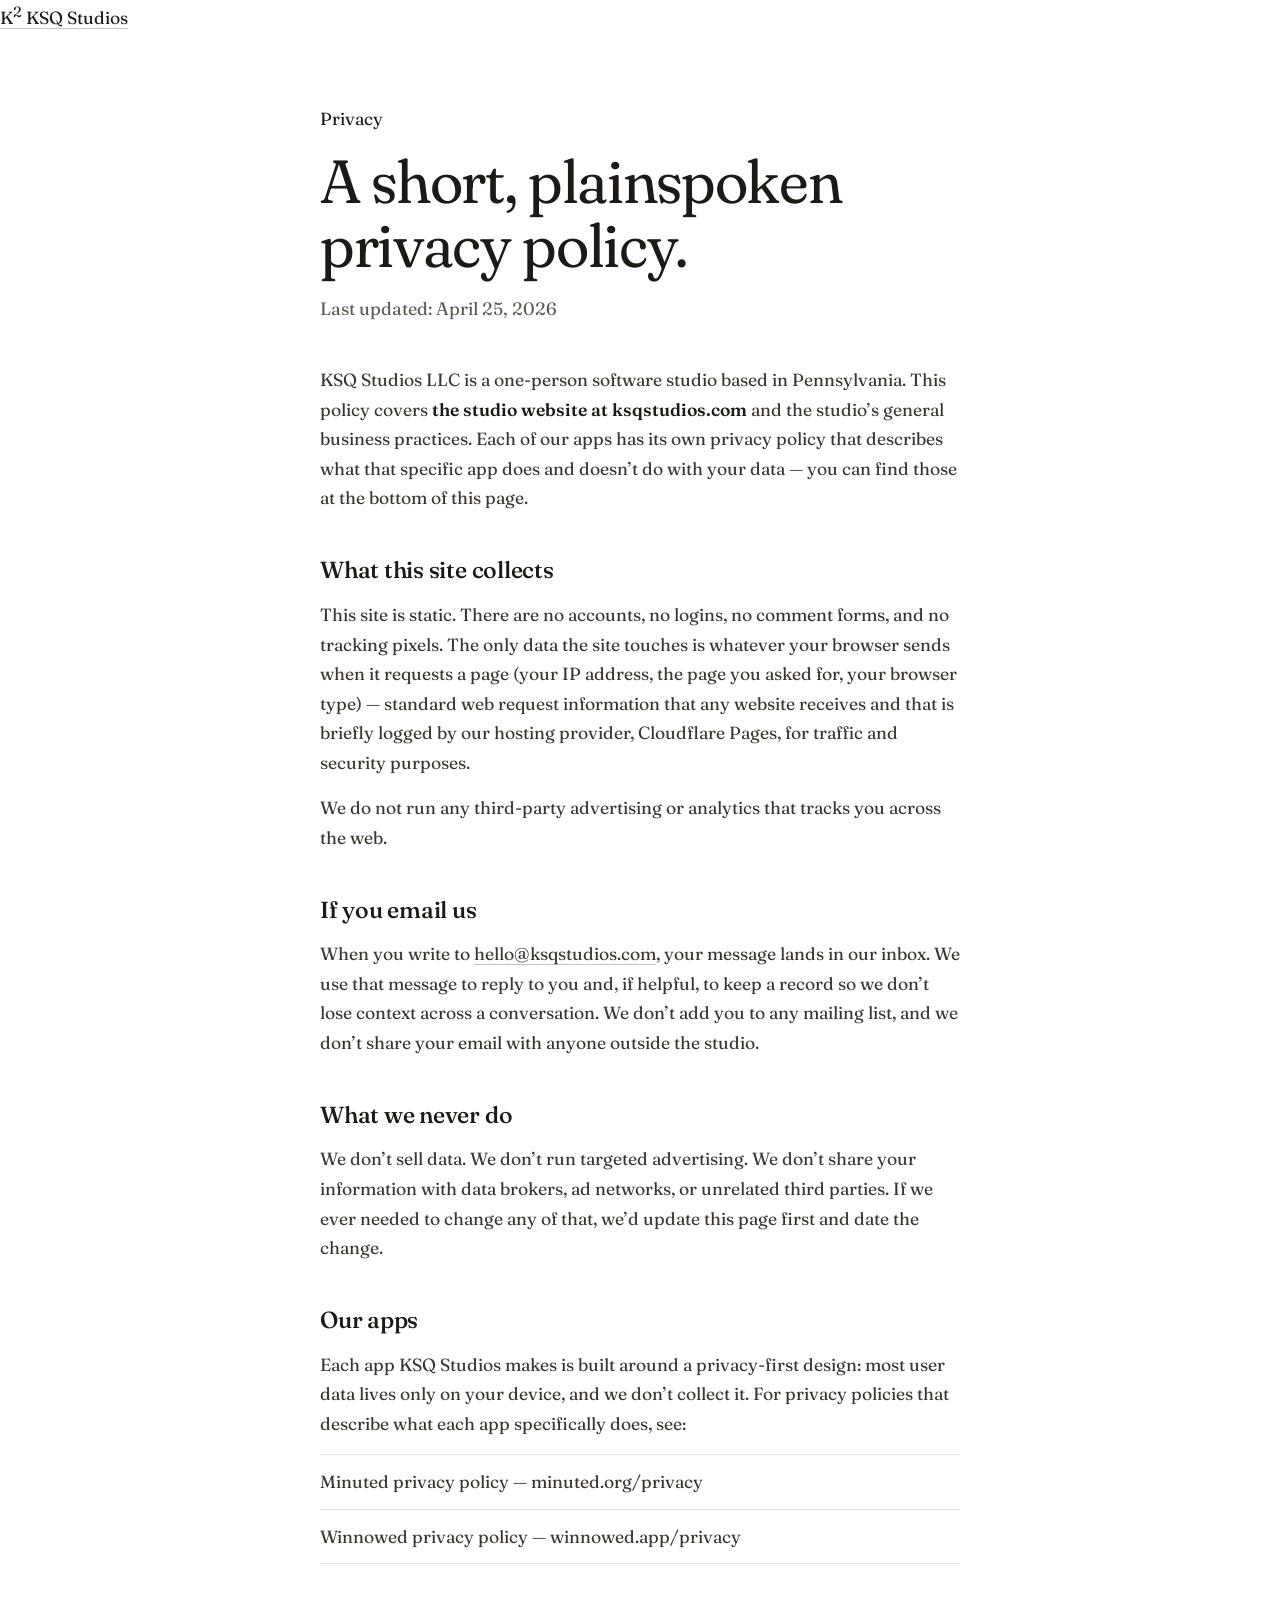
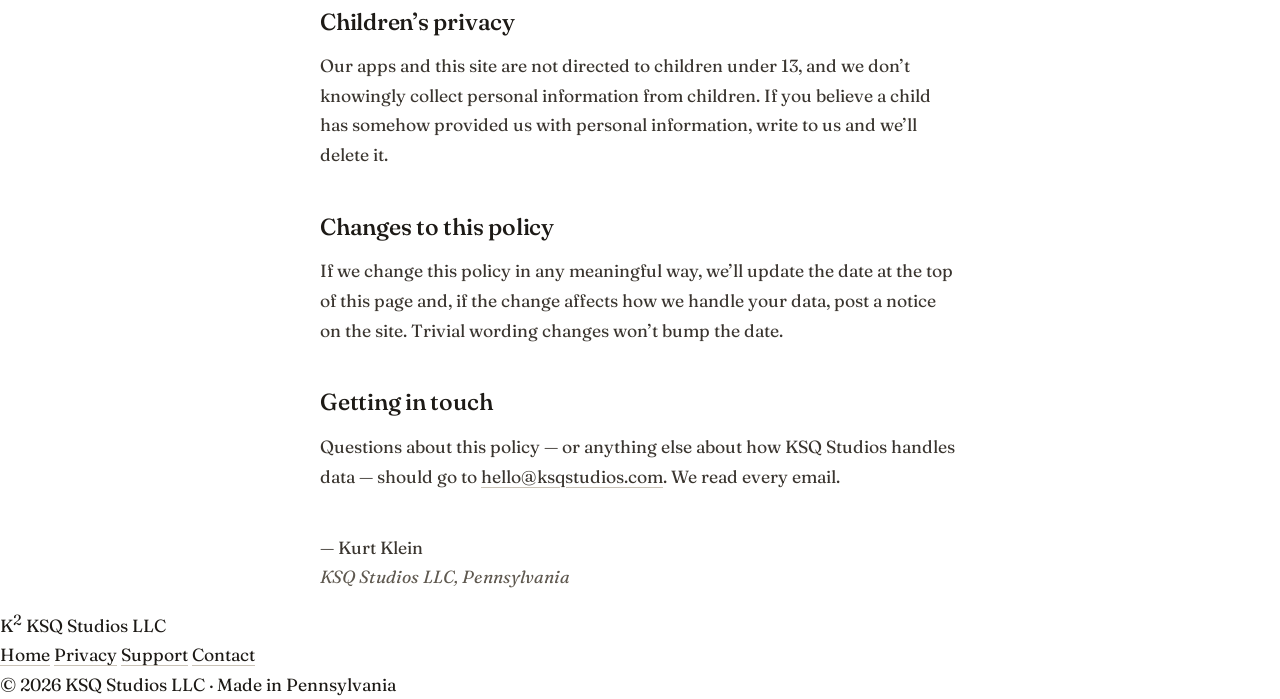
<file: privacy/index.html>
<!DOCTYPE html>
<html lang="en">
<head>
  <meta charset="UTF-8">
  <meta name="viewport" content="width=device-width, initial-scale=1.0">
  <meta name="description" content="Privacy policy for KSQ Studios LLC and ksqstudios.com. For app-specific policies, see Minuted and Winnowed.">

  <title>Privacy — KSQ Studios</title>

  <link rel="icon" type="image/png" href="/favicon.png">
  <link rel="apple-touch-icon" href="/apple-touch-icon.png">

  <meta property="og:title" content="Privacy — KSQ Studios">
  <meta property="og:description" content="Privacy policy for KSQ Studios LLC and ksqstudios.com.">
  <meta property="og:url" content="https://ksqstudios.com/privacy">
  <meta property="og:type" content="website">
  <meta property="og:image" content="https://ksqstudios.com/og-image.png">

  <meta name="theme-color" content="#F8F5F0">

  <link rel="preconnect" href="https://fonts.googleapis.com">
  <link rel="preconnect" href="https://fonts.gstatic.com" crossorigin>
  <link href="https://fonts.googleapis.com/css2?family=Fraunces:ital,opsz,wght@0,9..144,400;0,9..144,500;0,9..144,600;1,9..144,400;1,9..144,500&family=Inter:wght@400;500;600&display=swap" rel="stylesheet">

  <link rel="stylesheet" href="/styles.css">
</head>
<body>

  <header class="site-header">
    <a href="/" class="wordmark-row" aria-label="KSQ Studios home">
      <span class="monogram" aria-hidden="true">K<sup>2</sup></span>
      <span class="wordmark">KSQ Studios</span>
    </a>
  </header>

  <main>

    <article class="doc">
      <p class="eyebrow">Privacy</p>
      <h1 class="doc-title">A short, plainspoken privacy policy.</h1>
      <p class="doc-meta">Last updated: April 25, 2026</p>

      <div class="doc-body">

        <p>
          KSQ Studios LLC is a one&#x2011;person software studio based in Pennsylvania. This policy covers <strong>the studio website at ksqstudios.com</strong> and the studio&rsquo;s general business practices. Each of our apps has its own privacy policy that describes what that specific app does and doesn&rsquo;t do with your data &mdash; you can find those at the bottom of this page.
        </p>

        <h2>What this site collects</h2>
        <p>
          This site is static. There are no accounts, no logins, no comment forms, and no tracking pixels. The only data the site touches is whatever your browser sends when it requests a page (your IP address, the page you asked for, your browser type) &mdash; standard web request information that any website receives and that is briefly logged by our hosting provider, Cloudflare Pages, for traffic and security purposes.
        </p>
        <p>
          We do not run any third&#x2011;party advertising or analytics that tracks you across the web.
        </p>

        <h2>If you email us</h2>
        <p>
          When you write to <a href="mailto:hello@ksqstudios.com">hello@ksqstudios.com</a>, your message lands in our inbox. We use that message to reply to you and, if helpful, to keep a record so we don&rsquo;t lose context across a conversation. We don&rsquo;t add you to any mailing list, and we don&rsquo;t share your email with anyone outside the studio.
        </p>

        <h2>What we never do</h2>
        <p>
          We don&rsquo;t sell data. We don&rsquo;t run targeted advertising. We don&rsquo;t share your information with data brokers, ad networks, or unrelated third parties. If we ever needed to change any of that, we&rsquo;d update this page first and date the change.
        </p>

        <h2>Our apps</h2>
        <p>
          Each app KSQ Studios makes is built around a privacy&#x2011;first design: most user data lives only on your device, and we don&rsquo;t collect it. For privacy policies that describe what each app specifically does, see:
        </p>
        <ul class="link-list">
          <li><a href="https://minuted.org/privacy" rel="noopener">Minuted privacy policy &mdash; minuted.org/privacy</a></li>
          <li><a href="https://winnowed.app/privacy" rel="noopener">Winnowed privacy policy &mdash; winnowed.app/privacy</a></li>
        </ul>

        <h2>Children&rsquo;s privacy</h2>
        <p>
          Our apps and this site are not directed to children under 13, and we don&rsquo;t knowingly collect personal information from children. If you believe a child has somehow provided us with personal information, write to us and we&rsquo;ll delete it.
        </p>

        <h2>Changes to this policy</h2>
        <p>
          If we change this policy in any meaningful way, we&rsquo;ll update the date at the top of this page and, if the change affects how we handle your data, post a notice on the site. Trivial wording changes won&rsquo;t bump the date.
        </p>

        <h2>Getting in touch</h2>
        <p>
          Questions about this policy &mdash; or anything else about how KSQ Studios handles data &mdash; should go to <a href="mailto:hello@ksqstudios.com">hello@ksqstudios.com</a>. We read every email.
        </p>

        <p class="signoff">
          &mdash; Kurt Klein<br>
          <em>KSQ Studios LLC, Pennsylvania</em>
        </p>

      </div>
    </article>

  </main>

  <footer class="site-footer">
    <div class="footer-inner">
      <div class="footer-mark">
        <span class="monogram monogram--small" aria-hidden="true">K<sup>2</sup></span>
        <span>KSQ Studios LLC</span>
      </div>
      <nav class="footer-nav" aria-label="Footer">
        <a href="/">Home</a>
        <a href="/privacy">Privacy</a>
        <a href="/support">Support</a>
        <a href="mailto:hello@ksqstudios.com">Contact</a>
      </nav>
      <div class="footer-meta">
        <span>&copy; 2026 KSQ Studios LLC</span>
        <span class="dot" aria-hidden="true">&middot;</span>
        <span>Made in Pennsylvania</span>
      </div>
    </div>
  </footer>

</body>
</html>
</file>
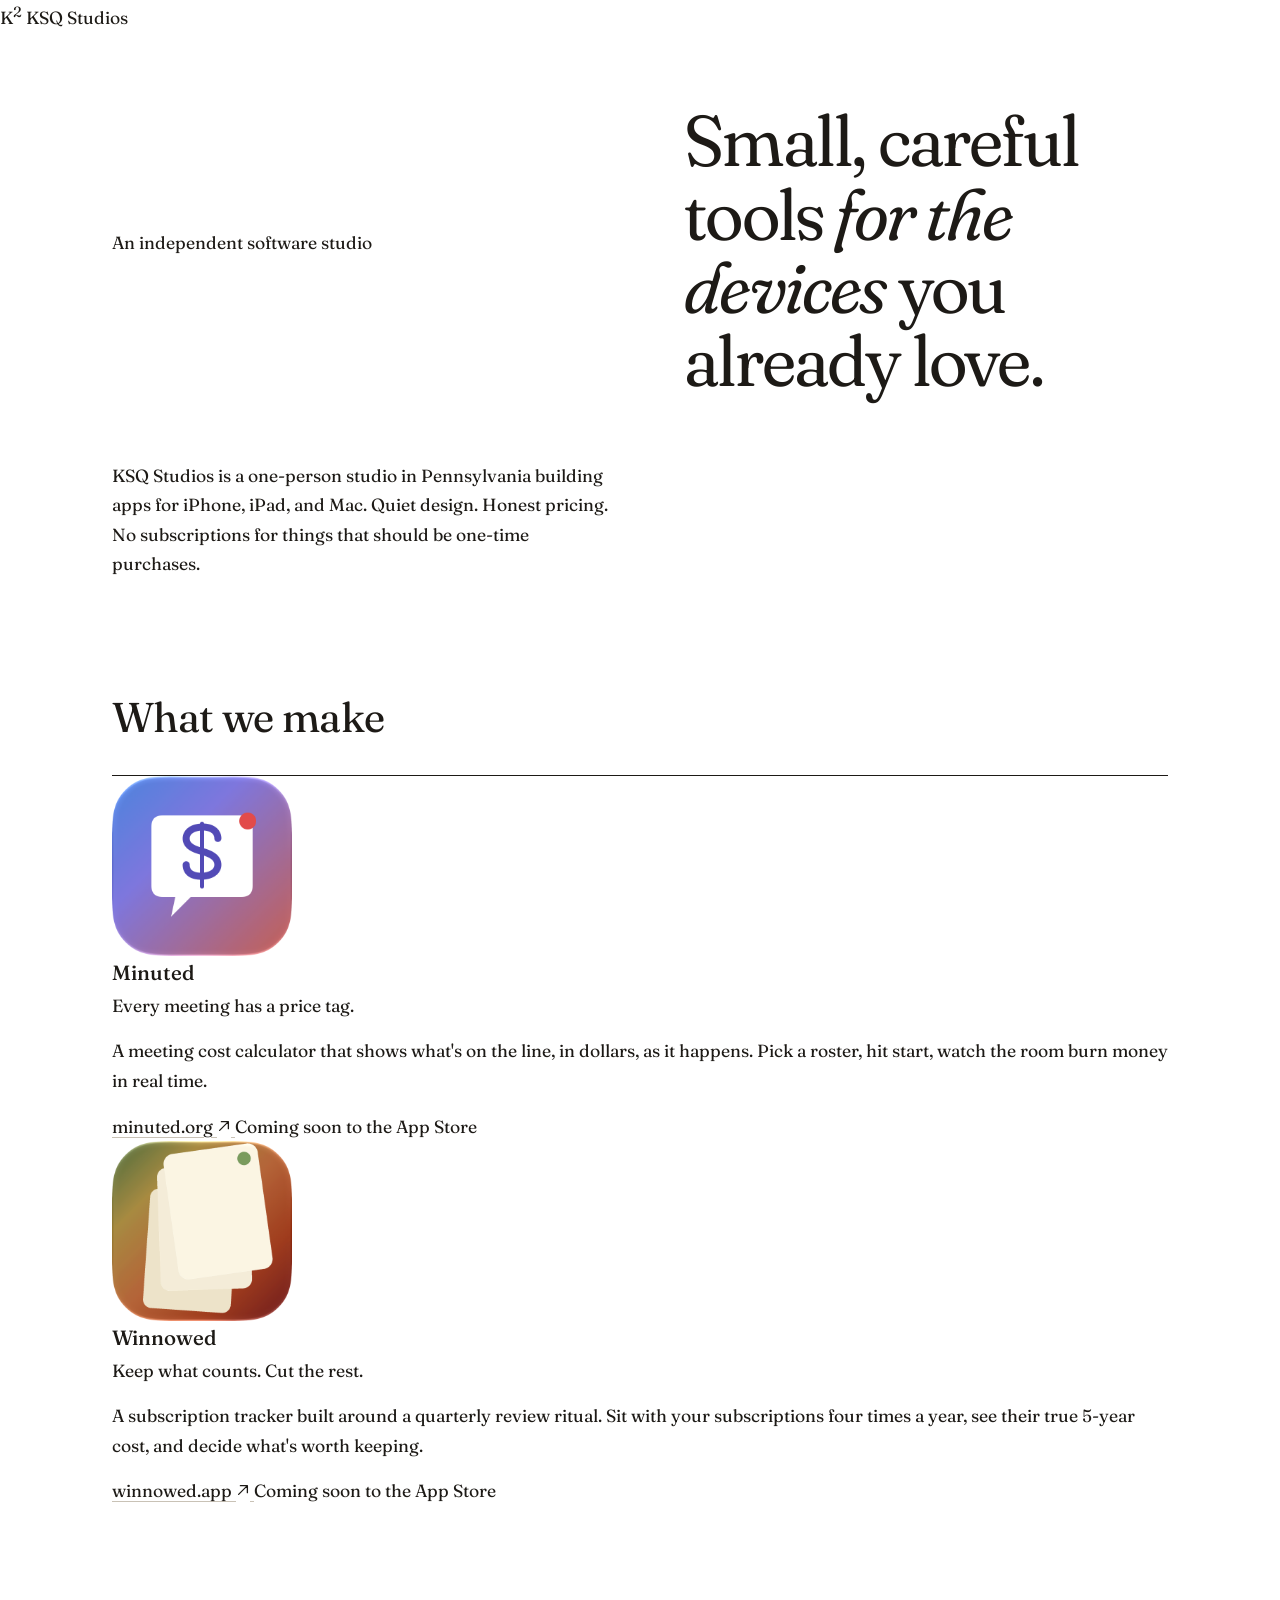
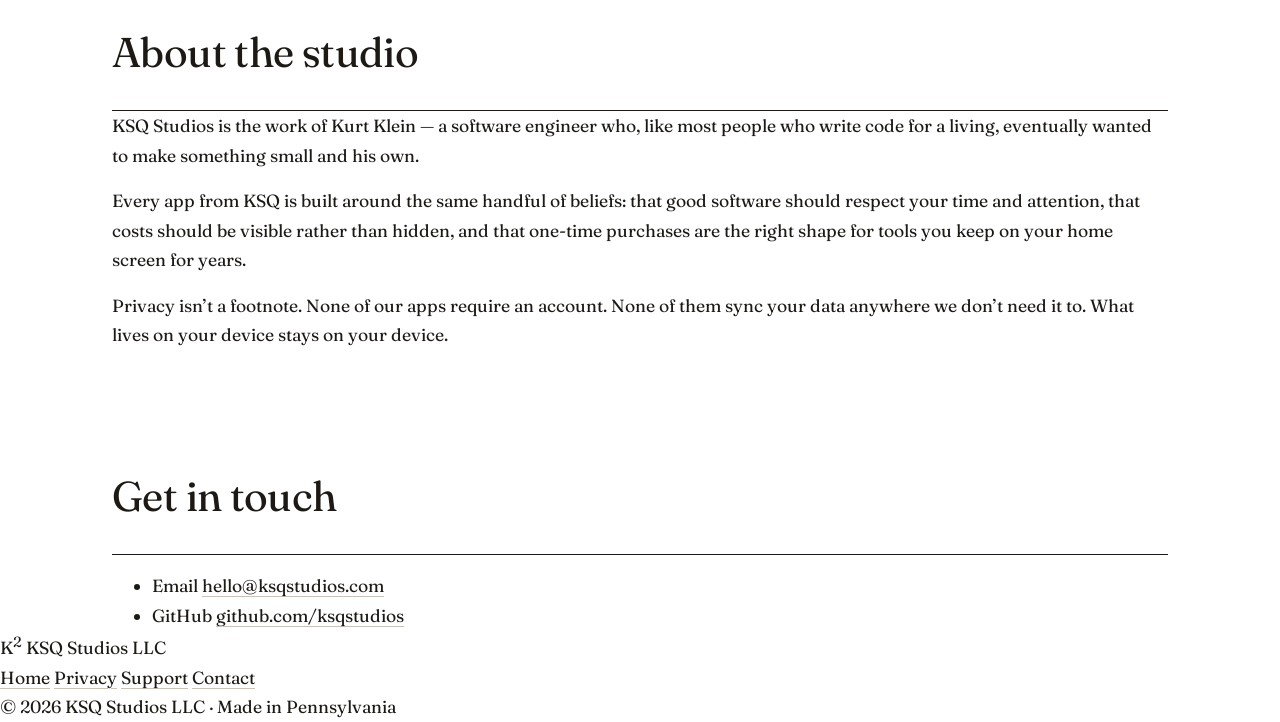
<file: support/index.html>
<!DOCTYPE html>
<html lang="en">
<head>
  <meta charset="UTF-8">
  <meta name="viewport" content="width=device-width, initial-scale=1.0">
  <meta name="description" content="KSQ Studios is an independent software studio in Pennsylvania building thoughtful apps for iPhone, iPad, and Mac. Makers of Minuted and Winnowed.">

  <title>KSQ Studios — Independent software for Apple platforms</title>

  <!-- Favicon -->
  <link rel="icon" type="image/png" href="/favicon.png">
  <link rel="apple-touch-icon" href="/apple-touch-icon.png">

  <!-- Open Graph -->
  <meta property="og:title" content="KSQ Studios — Independent software for Apple platforms">
  <meta property="og:description" content="An independent software studio in Pennsylvania building thoughtful apps for iPhone, iPad, and Mac. Makers of Minuted and Winnowed.">
  <meta property="og:url" content="https://ksqstudios.com">
  <meta property="og:type" content="website">
  <meta property="og:image" content="https://ksqstudios.com/og-image.png">
  <meta property="og:image:width" content="1200">
  <meta property="og:image:height" content="630">

  <!-- Twitter card -->
  <meta name="twitter:card" content="summary_large_image">
  <meta name="twitter:image" content="https://ksqstudios.com/og-image.png">

  <meta name="theme-color" content="#F8F5F0">

  <!-- Fonts: Fraunces (display, with optical sizing + italic) + Inter (body) -->
  <link rel="preconnect" href="https://fonts.googleapis.com">
  <link rel="preconnect" href="https://fonts.gstatic.com" crossorigin>
  <link href="https://fonts.googleapis.com/css2?family=Fraunces:ital,opsz,wght@0,9..144,400;0,9..144,500;0,9..144,600;1,9..144,400;1,9..144,500&family=Inter:wght@400;500;600&display=swap" rel="stylesheet">

  <!-- Structured data — Organization -->
  <script type="application/ld+json">
  {
    "@context": "https://schema.org",
    "@type": "Organization",
    "name": "KSQ Studios",
    "alternateName": "KSQ Studios LLC",
    "url": "https://ksqstudios.com",
    "email": "hello@ksqstudios.com",
    "founder": {
      "@type": "Person",
      "name": "Kurt Klein"
    },
    "address": {
      "@type": "PostalAddress",
      "addressRegion": "PA",
      "addressCountry": "US"
    }
  }
  </script>

  <link rel="stylesheet" href="/styles.css">
</head>
<body>

  <!-- Studio header -->
  <header class="site-header">
    <div class="wordmark-row">
      <span class="monogram" aria-hidden="true">K<sup>2</sup></span>
      <span class="wordmark">KSQ Studios</span>
    </div>
  </header>

  <main>

    <!-- Hero -->
    <section class="hero">
      <p class="eyebrow">An independent software studio</p>
      <h1 class="hero-headline">
        Small, careful tools <em>for the devices</em> you already love.
      </h1>
      <p class="hero-lede">
        KSQ Studios is a one-person studio in Pennsylvania building apps for iPhone, iPad, and Mac. Quiet design. Honest pricing. No subscriptions for things that should be one-time purchases.
      </p>
    </section>

    <!-- Apps showcase -->
    <section class="apps" aria-labelledby="apps-heading">
      <h2 id="apps-heading" class="section-label">What we make</h2>

      <div class="app-grid">

        <!-- Minuted -->
        <article class="app-card app-card--minuted">
          <div class="app-card-art" aria-hidden="true">
            <div class="app-card-glow app-card-glow--minuted"></div>
            <img src="/images/minuted-icon.png" alt="" class="app-icon" width="180" height="180">
          </div>

          <div class="app-card-body">
            <h3 class="app-name">Minuted</h3>
            <p class="app-tagline">Every meeting has a price tag.</p>
            <p class="app-description">
              A meeting cost calculator that shows what's on the line, in dollars, as it happens. Pick a roster, hit start, watch the room burn money in real time.
            </p>

            <div class="app-actions">
              <a href="https://minuted.org" class="app-link app-link--primary">
                <span>minuted.org</span>
                <svg viewBox="0 0 16 16" width="14" height="14" aria-hidden="true">
                  <path d="M5 3h8v8M13 3L3 13" fill="none" stroke="currentColor" stroke-width="1.5" stroke-linecap="round" stroke-linejoin="round"/>
                </svg>
              </a>
              <span class="app-status">Coming soon to the App Store</span>
            </div>
          </div>
        </article>

        <!-- Winnowed -->
        <article class="app-card app-card--winnowed">
          <div class="app-card-art" aria-hidden="true">
            <div class="app-card-glow app-card-glow--winnowed"></div>
            <img src="/images/winnowed-icon.png" alt="" class="app-icon" width="180" height="180">
          </div>

          <div class="app-card-body">
            <h3 class="app-name">Winnowed</h3>
            <p class="app-tagline">Keep what counts. Cut the rest.</p>
            <p class="app-description">
              A subscription tracker built around a quarterly review ritual. Sit with your subscriptions four times a year, see their true 5-year cost, and decide what's worth keeping.
            </p>

            <div class="app-actions">
              <a href="https://winnowed.app" class="app-link app-link--primary">
                <span>winnowed.app</span>
                <svg viewBox="0 0 16 16" width="14" height="14" aria-hidden="true">
                  <path d="M5 3h8v8M13 3L3 13" fill="none" stroke="currentColor" stroke-width="1.5" stroke-linecap="round" stroke-linejoin="round"/>
                </svg>
              </a>
              <span class="app-status">Coming soon to the App Store</span>
            </div>
          </div>
        </article>

      </div>
    </section>

    <!-- About the studio -->
    <section class="about" aria-labelledby="about-heading">
      <h2 id="about-heading" class="section-label">About the studio</h2>

      <div class="about-prose">
        <p>
          KSQ Studios is the work of <span class="name">Kurt Klein</span> &mdash; a software engineer who, like most people who write code for a living, eventually wanted to make something small and his own.
        </p>
        <p>
          Every app from KSQ is built around the same handful of beliefs: that good software should respect your time and attention, that costs should be visible rather than hidden, and that one&#x2011;time purchases are the right shape for tools you keep on your home screen for years.
        </p>
        <p>
          Privacy isn&rsquo;t a footnote. None of our apps require an account. None of them sync your data anywhere we don&rsquo;t need it to. What lives on your device stays on your device.
        </p>
      </div>
    </section>

    <!-- Contact -->
    <section class="contact" aria-labelledby="contact-heading">
      <h2 id="contact-heading" class="section-label">Get in touch</h2>

      <ul class="contact-list">
        <li>
          <span class="contact-label">Email</span>
          <a href="mailto:hello@ksqstudios.com" class="contact-link">hello@ksqstudios.com</a>
        </li>
        <li>
          <span class="contact-label">GitHub</span>
          <a href="https://github.com/ksqstudios" class="contact-link" rel="noopener">github.com/ksqstudios</a>
        </li>
      </ul>
    </section>

  </main>

  <footer class="site-footer">
    <div class="footer-inner">
      <div class="footer-mark">
        <span class="monogram monogram--small" aria-hidden="true">K<sup>2</sup></span>
        <span>KSQ Studios LLC</span>
      </div>
      <nav class="footer-nav" aria-label="Footer">
        <a href="/">Home</a>
        <a href="/privacy">Privacy</a>
        <a href="/support">Support</a>
        <a href="mailto:hello@ksqstudios.com">Contact</a>
      </nav>
      <div class="footer-meta">
        <span>&copy; 2026 KSQ Studios LLC</span>
        <span class="dot" aria-hidden="true">&middot;</span>
        <span>Made in Pennsylvania</span>
      </div>
    </div>
  </footer>

</body>
</html>
</file>
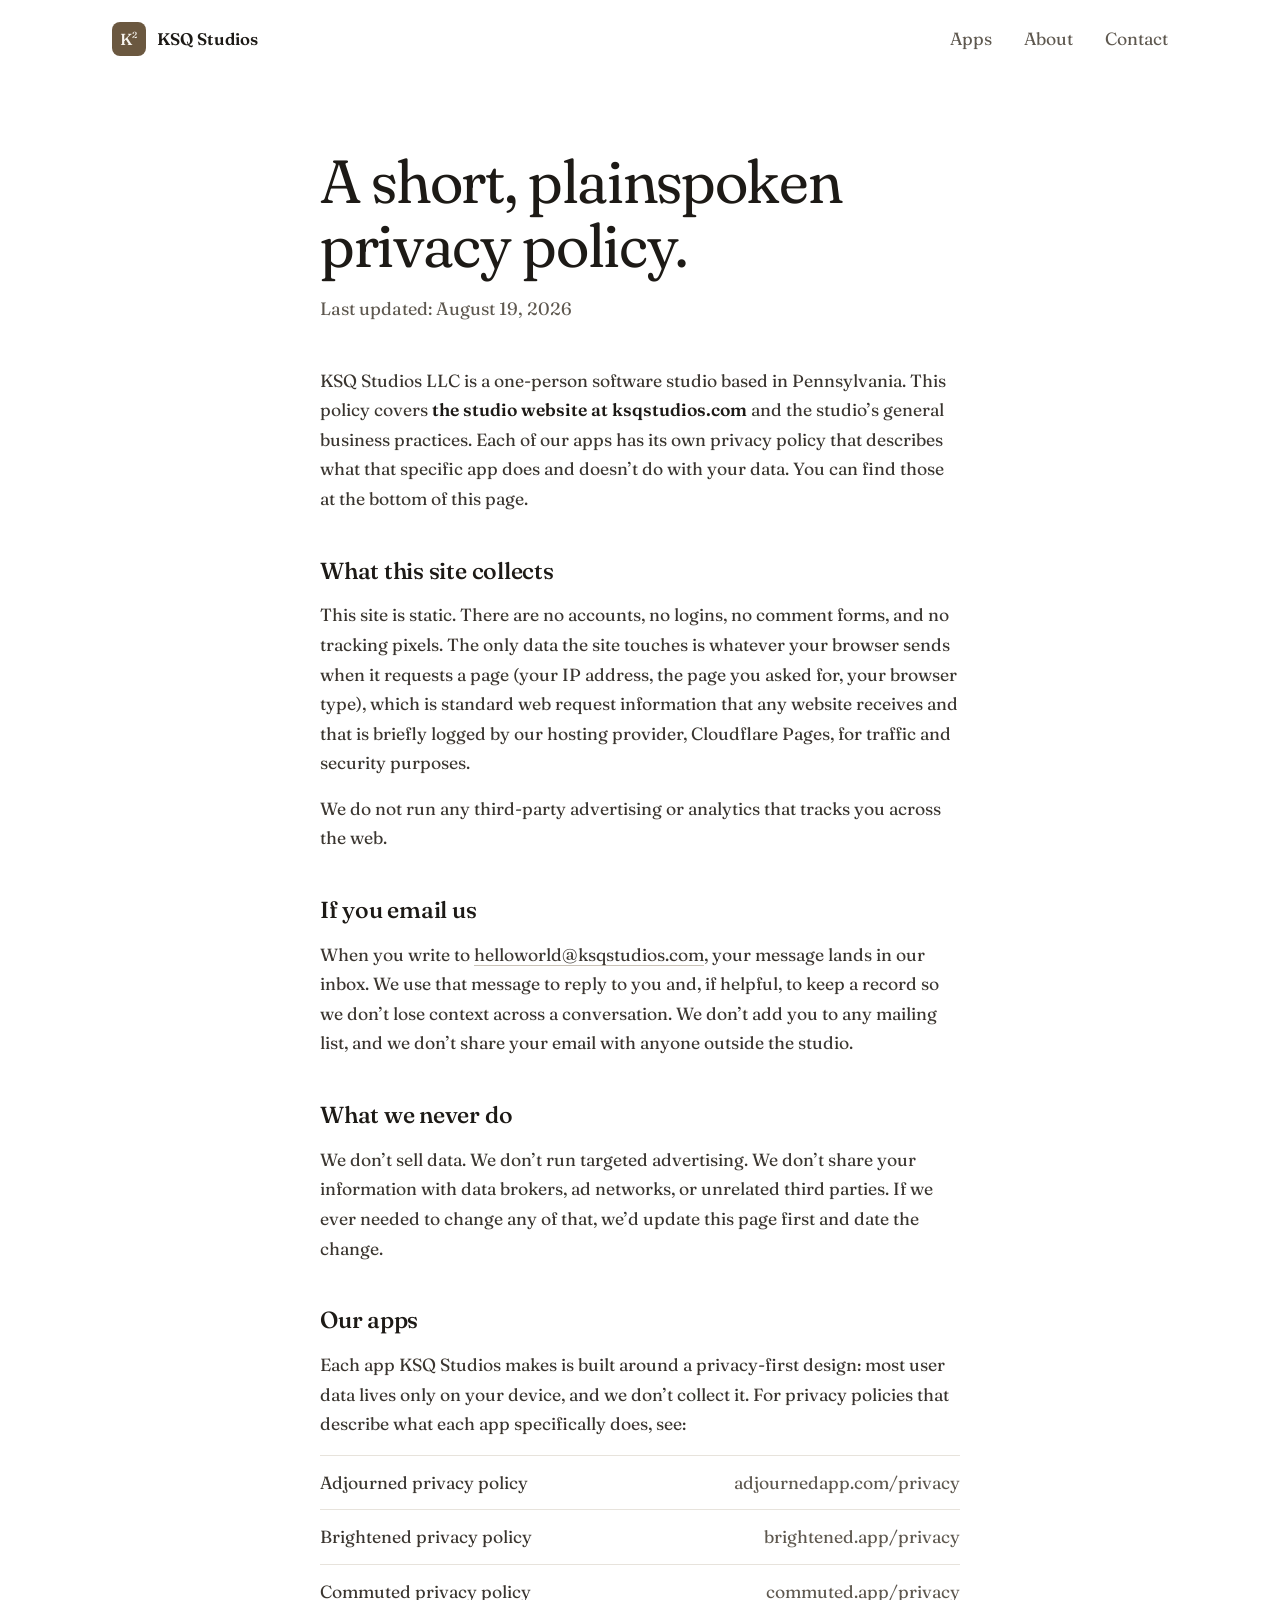
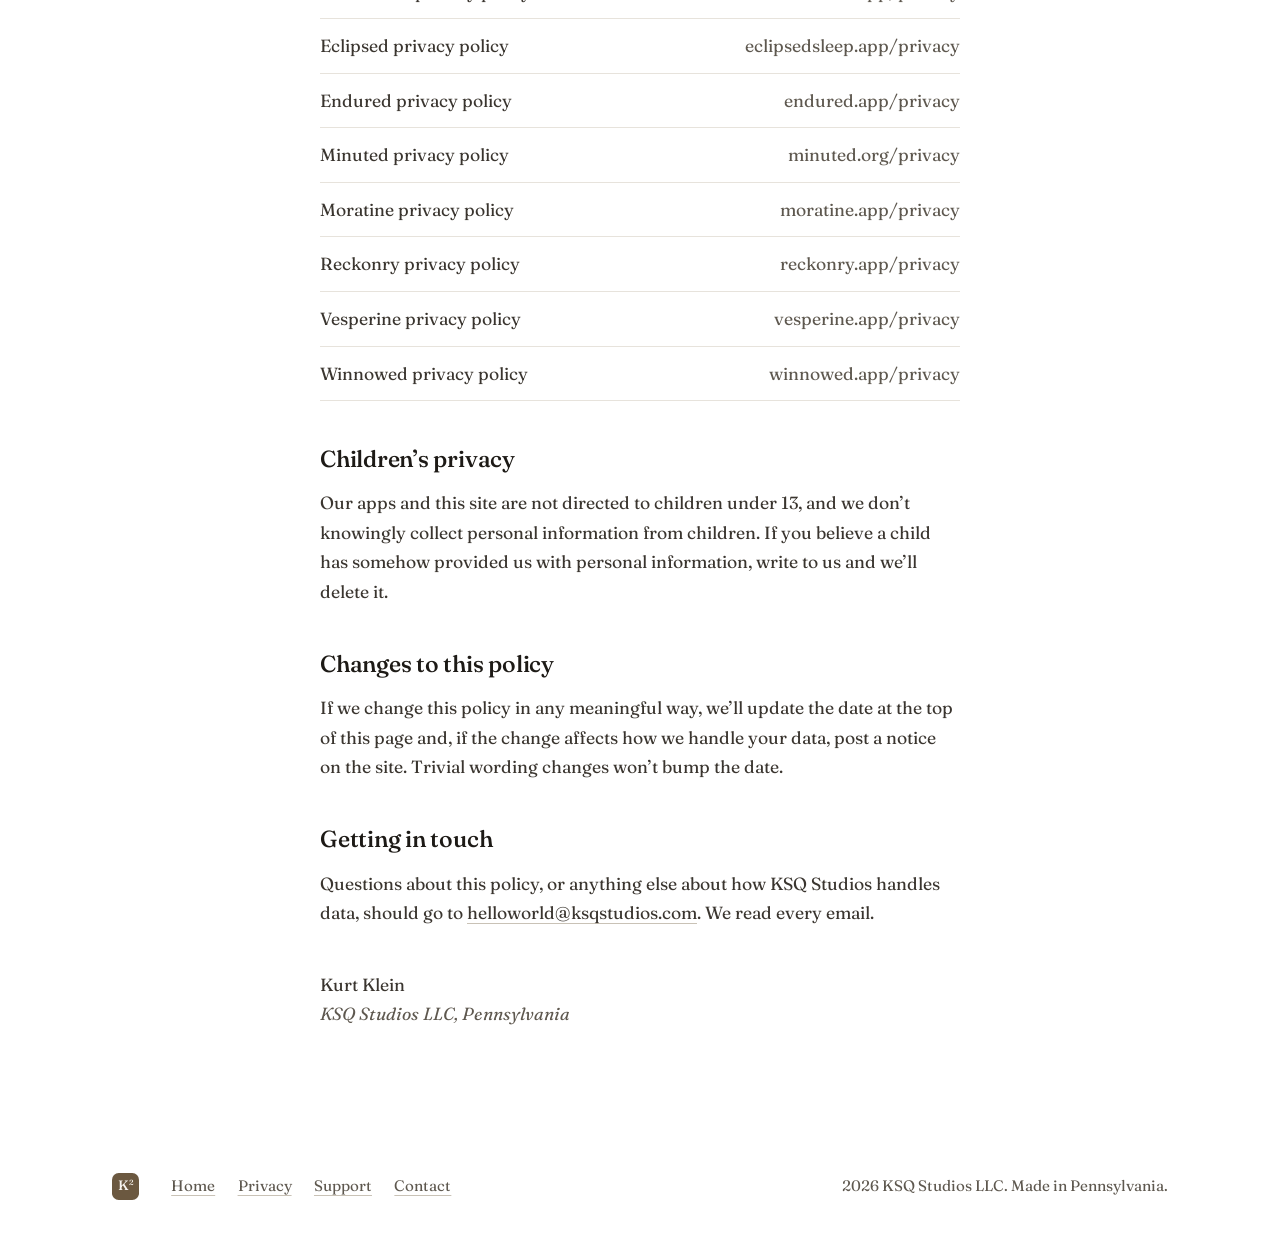
<file: privacy.html>
<!DOCTYPE html>
<html lang="en">
<head>
  <meta charset="UTF-8">
  <meta name="viewport" content="width=device-width, initial-scale=1.0">
  <meta name="description" content="Privacy policy for KSQ Studios LLC and ksqstudios.com. For app-specific policies, see the individual app sites.">

  <title>Privacy, KSQ Studios</title>

  <link rel="icon" type="image/x-icon" href="/favicon.ico">
  <link rel="icon" type="image/png" href="/favicon.png">
  <link rel="apple-touch-icon" href="/apple-touch-icon.png">

  <meta property="og:title" content="Privacy, KSQ Studios">
  <meta property="og:description" content="Privacy policy for KSQ Studios LLC and ksqstudios.com.">
  <meta property="og:url" content="https://ksqstudios.com/privacy">
  <meta property="og:type" content="website">
  <meta property="og:image" content="https://ksqstudios.com/og-image.png">

  <meta name="theme-color" content="#ffffff" media="(prefers-color-scheme: light)">

  <meta name="theme-color" content="#1d1813" media="(prefers-color-scheme: dark)">

  <link rel="preconnect" href="https://fonts.googleapis.com">
  <link rel="preconnect" href="https://fonts.gstatic.com" crossorigin>
  <link href="https://fonts.googleapis.com/css2?family=Fraunces:ital,opsz,wght,SOFT@0,9..144,300..700,0..100;1,9..144,300..700,0..100&display=swap" rel="stylesheet">

  <link rel="stylesheet" href="/styles.css">
</head>
<body>

<header class="bar">
  <a class="mark" href="/" aria-label="KSQ Studios home"><span class="k2" aria-hidden="true">K<sup>2</sup></span><span>KSQ Studios</span></a>
  <nav aria-label="Site">
    <a href="/#apps">Apps</a>
    <a href="/#about">About</a>
    <a href="/#contact">Contact</a>
  </nav>
</header>

<main class="doc">
  <h1 class="doc-title">A short, plainspoken privacy policy.</h1>
  <p class="doc-meta">Last updated: August 19, 2026</p>

  <div class="doc-body">

        <p>
          KSQ Studios LLC is a one&#x2011;person software studio based in Pennsylvania. This policy covers <strong>the studio website at ksqstudios.com</strong> and the studio&rsquo;s general business practices. Each of our apps has its own privacy policy that describes what that specific app does and doesn&rsquo;t do with your data. You can find those at the bottom of this page.
        </p>

        <h2>What this site collects</h2>
        <p>
          This site is static. There are no accounts, no logins, no comment forms, and no tracking pixels. The only data the site touches is whatever your browser sends when it requests a page (your IP address, the page you asked for, your browser type), which is standard web request information that any website receives and that is briefly logged by our hosting provider, Cloudflare Pages, for traffic and security purposes.
        </p>
        <p>
          We do not run any third&#x2011;party advertising or analytics that tracks you across the web.
        </p>

        <h2>If you email us</h2>
        <p>
          When you write to <a href="mailto:helloworld@ksqstudios.com">helloworld@ksqstudios.com</a>, your message lands in our inbox. We use that message to reply to you and, if helpful, to keep a record so we don&rsquo;t lose context across a conversation. We don&rsquo;t add you to any mailing list, and we don&rsquo;t share your email with anyone outside the studio.
        </p>

        <h2>What we never do</h2>
        <p>
          We don&rsquo;t sell data. We don&rsquo;t run targeted advertising. We don&rsquo;t share your information with data brokers, ad networks, or unrelated third parties. If we ever needed to change any of that, we&rsquo;d update this page first and date the change.
        </p>

        <h2>Our apps</h2>
        <p>
          Each app KSQ Studios makes is built around a privacy&#x2011;first design: most user data lives only on your device, and we don&rsquo;t collect it. For privacy policies that describe what each app specifically does, see:
        </p>
        <ul class="link-list">
          <li><a href="https://adjournedapp.com/privacy" rel="noopener"><span>Adjourned privacy policy</span><span class="link-url">adjournedapp.com/privacy</span></a></li>
          <li><a href="https://brightened.app/privacy" rel="noopener"><span>Brightened privacy policy</span><span class="link-url">brightened.app/privacy</span></a></li>
          <li><a href="https://commuted.app/privacy" rel="noopener"><span>Commuted privacy policy</span><span class="link-url">commuted.app/privacy</span></a></li>
          <li><a href="https://eclipsedsleep.app/privacy" rel="noopener"><span>Eclipsed privacy policy</span><span class="link-url">eclipsedsleep.app/privacy</span></a></li>
          <li><a href="https://endured.app/privacy" rel="noopener"><span>Endured privacy policy</span><span class="link-url">endured.app/privacy</span></a></li>
          <li><a href="https://minuted.org/privacy" rel="noopener"><span>Minuted privacy policy</span><span class="link-url">minuted.org/privacy</span></a></li>
          <li><a href="https://moratine.app/privacy" rel="noopener"><span>Moratine privacy policy</span><span class="link-url">moratine.app/privacy</span></a></li>
          <li><a href="https://reckonry.app/privacy" rel="noopener"><span>Reckonry privacy policy</span><span class="link-url">reckonry.app/privacy</span></a></li>
          <li><a href="https://vesperine.app/privacy" rel="noopener"><span>Vesperine privacy policy</span><span class="link-url">vesperine.app/privacy</span></a></li>
          <li><a href="https://winnowed.app/privacy" rel="noopener"><span>Winnowed privacy policy</span><span class="link-url">winnowed.app/privacy</span></a></li>
        </ul>

        <h2>Children&rsquo;s privacy</h2>
        <p>
          Our apps and this site are not directed to children under 13, and we don&rsquo;t knowingly collect personal information from children. If you believe a child has somehow provided us with personal information, write to us and we&rsquo;ll delete it.
        </p>

        <h2>Changes to this policy</h2>
        <p>
          If we change this policy in any meaningful way, we&rsquo;ll update the date at the top of this page and, if the change affects how we handle your data, post a notice on the site. Trivial wording changes won&rsquo;t bump the date.
        </p>

        <h2>Getting in touch</h2>
        <p>
          Questions about this policy, or anything else about how KSQ Studios handles data, should go to <a href="mailto:helloworld@ksqstudios.com">helloworld@ksqstudios.com</a>. We read every email.
        </p>

        <p class="signoff">
          Kurt Klein<br>
          <em>KSQ Studios LLC, Pennsylvania</em>
        </p>

      </div>
</main>

<footer class="foot">
  <span class="k2 small" aria-hidden="true">K<sup>2</sup></span>
  <nav aria-label="Footer">
    <a href="/">Home</a>
    <a href="/privacy">Privacy</a>
    <a href="/support">Support</a>
    <a href="mailto:helloworld@ksqstudios.com">Contact</a>
  </nav>
  <p>2026 KSQ Studios LLC. Made in Pennsylvania.</p>
</footer>

</body>
</html>
</file>
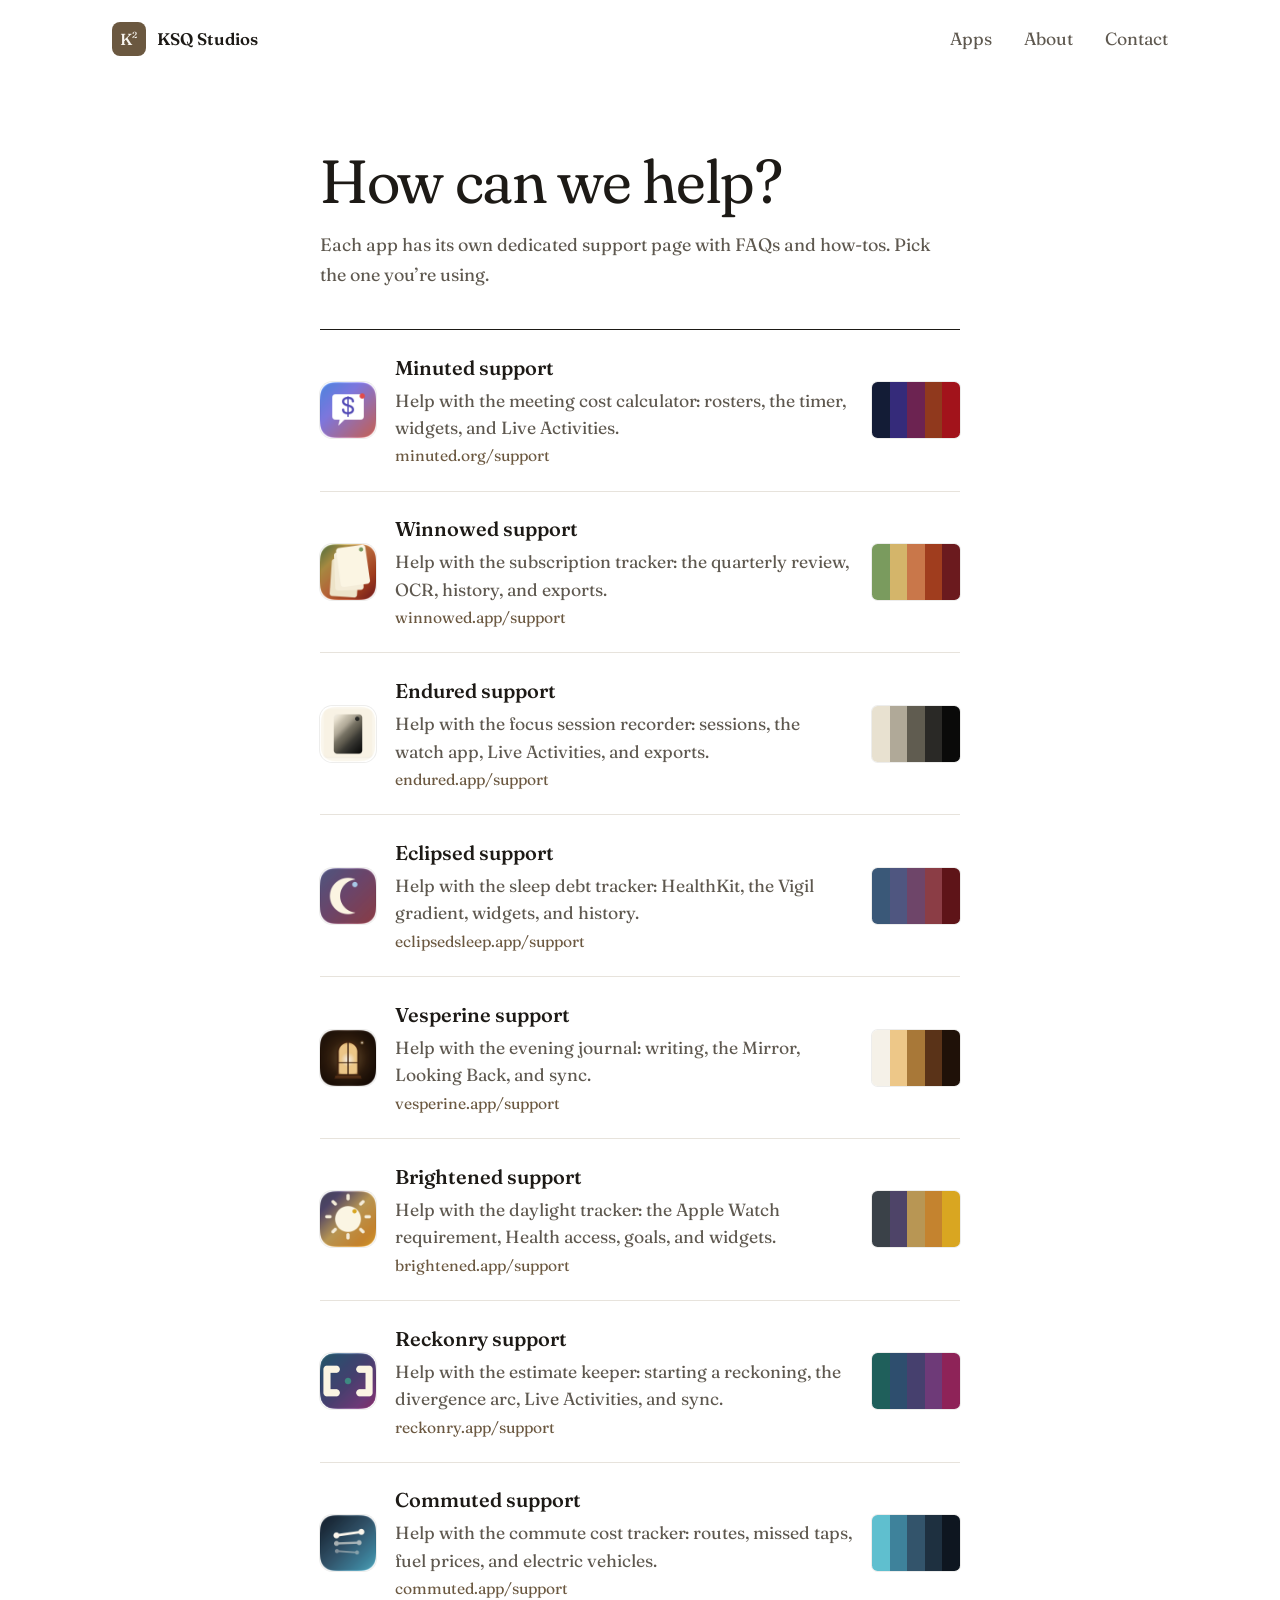
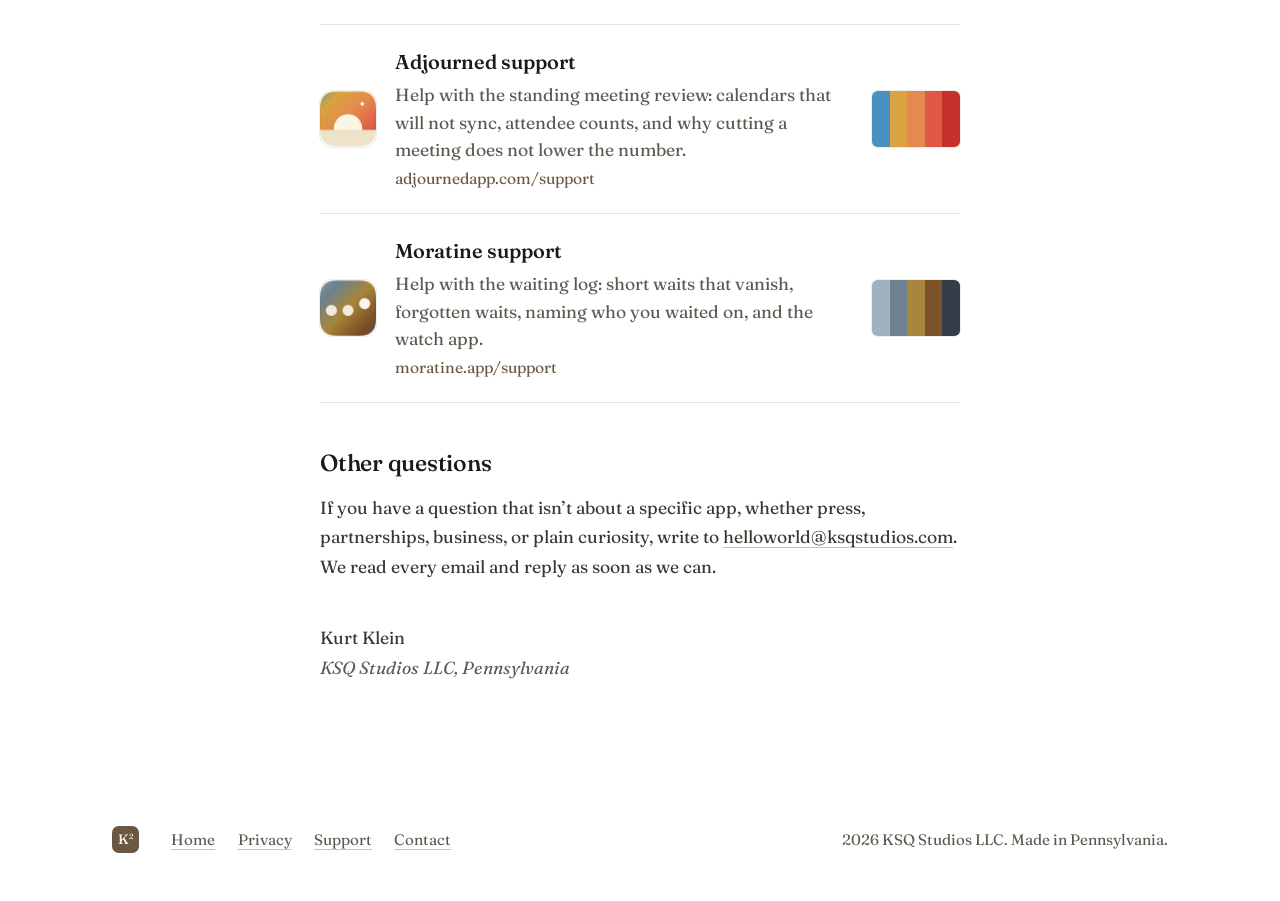
<file: support.html>
<!DOCTYPE html>
<html lang="en">
<head>
  <meta charset="UTF-8">
  <meta name="viewport" content="width=device-width, initial-scale=1.0">
  <meta name="description" content="Support for KSQ Studios apps. Find help for any KSQ app, or get in touch with the studio directly.">

  <title>Support, KSQ Studios</title>

  <link rel="icon" type="image/x-icon" href="/favicon.ico">
  <link rel="icon" type="image/png" href="/favicon.png">
  <link rel="apple-touch-icon" href="/apple-touch-icon.png">

  <meta property="og:title" content="Support, KSQ Studios">
  <meta property="og:description" content="Support for KSQ Studios apps. Find help for any KSQ app, or get in touch with the studio directly.">
  <meta property="og:url" content="https://ksqstudios.com/support">
  <meta property="og:type" content="website">
  <meta property="og:image" content="https://ksqstudios.com/og-image.png">

  <meta name="theme-color" content="#ffffff" media="(prefers-color-scheme: light)">

  <meta name="theme-color" content="#1d1813" media="(prefers-color-scheme: dark)">

  <link rel="preconnect" href="https://fonts.googleapis.com">
  <link rel="preconnect" href="https://fonts.gstatic.com" crossorigin>
  <link href="https://fonts.googleapis.com/css2?family=Fraunces:ital,opsz,wght,SOFT@0,9..144,300..700,0..100;1,9..144,300..700,0..100&display=swap" rel="stylesheet">

  <link rel="stylesheet" href="/styles.css">
</head>
<body>

<header class="bar">
  <a class="mark" href="/" aria-label="KSQ Studios home"><span class="k2" aria-hidden="true">K<sup>2</sup></span><span>KSQ Studios</span></a>
  <nav aria-label="Site">
    <a href="/#apps">Apps</a>
    <a href="/#about">About</a>
    <a href="/#contact">Contact</a>
  </nav>
</header>

<main class="doc">
  <h1 class="doc-title">How can we help?</h1>
  <p class="doc-meta">Each app has its own dedicated support page with FAQs and how&#x2011;tos. Pick the one you&rsquo;re using.</p>

  <div class="help-list">
    <a class="help" href="https://minuted.org/support" rel="noopener" style="--s1:#131c36;--s2:#352b7a;--s3:#6c2351;--s4:#90391d;--s5:#a2131b">
      <img class="icon" src="/images/minuted-icon.png" alt="" width="56" height="56">
      <span class="help-text">
        <span class="help-name">Minuted support</span>
        <span class="help-desc">Help with the meeting cost calculator: rosters, the timer, widgets, and Live Activities.</span>
        <span class="help-url">minuted.org/support</span>
      </span>
      <span class="chip" aria-hidden="true"><i></i><i></i><i></i><i></i><i></i></span>
    </a>

    <a class="help" href="https://winnowed.app/support" rel="noopener" style="--s1:#7a9b5e;--s2:#d4b56a;--s3:#c9774a;--s4:#a03d1e;--s5:#6b1a1e">
      <img class="icon" src="/images/winnowed-icon.png" alt="" width="56" height="56">
      <span class="help-text">
        <span class="help-name">Winnowed support</span>
        <span class="help-desc">Help with the subscription tracker: the quarterly review, OCR, history, and exports.</span>
        <span class="help-url">winnowed.app/support</span>
      </span>
      <span class="chip" aria-hidden="true"><i></i><i></i><i></i><i></i><i></i></span>
    </a>

    <a class="help" href="https://endured.app/support" rel="noopener" style="--s1:#e8e1d0;--s2:#b0a998;--s3:#605c50;--s4:#2a2926;--s5:#0a0a09">
      <img class="icon" src="/images/endured-icon.png" alt="" width="56" height="56">
      <span class="help-text">
        <span class="help-name">Endured support</span>
        <span class="help-desc">Help with the focus session recorder: sessions, the watch app, Live Activities, and exports.</span>
        <span class="help-url">endured.app/support</span>
      </span>
      <span class="chip" aria-hidden="true"><i></i><i></i><i></i><i></i><i></i></span>
    </a>

    <a class="help" href="https://eclipsedsleep.app/support" rel="noopener" style="--s1:#3a5878;--s2:#4f5680;--s3:#6e4569;--s4:#8b3d45;--s5:#5e1418">
      <img class="icon" src="/images/eclipsed-icon.png" alt="" width="56" height="56">
      <span class="help-text">
        <span class="help-name">Eclipsed support</span>
        <span class="help-desc">Help with the sleep debt tracker: HealthKit, the Vigil gradient, widgets, and history.</span>
        <span class="help-url">eclipsedsleep.app/support</span>
      </span>
      <span class="chip" aria-hidden="true"><i></i><i></i><i></i><i></i><i></i></span>
    </a>

    <a class="help" href="https://vesperine.app/support" rel="noopener" style="--s1:#f5f1e8;--s2:#edc788;--s3:#a87838;--s4:#5a3318;--s5:#1f1108">
      <img class="icon" src="/images/vesperine-icon.png" alt="" width="56" height="56">
      <span class="help-text">
        <span class="help-name">Vesperine support</span>
        <span class="help-desc">Help with the evening journal: writing, the Mirror, Looking Back, and sync.</span>
        <span class="help-url">vesperine.app/support</span>
      </span>
      <span class="chip" aria-hidden="true"><i></i><i></i><i></i><i></i><i></i></span>
    </a>

    <a class="help" href="https://brightened.app/support" rel="noopener" style="--s1:#3a4148;--s2:#4e4468;--s3:#b89654;--s4:#c4832f;--s5:#d9a621">
      <img class="icon" src="/images/brightened-icon.png" alt="" width="56" height="56">
      <span class="help-text">
        <span class="help-name">Brightened support</span>
        <span class="help-desc">Help with the daylight tracker: the Apple Watch requirement, Health access, goals, and widgets.</span>
        <span class="help-url">brightened.app/support</span>
      </span>
      <span class="chip" aria-hidden="true"><i></i><i></i><i></i><i></i><i></i></span>
    </a>

    <a class="help" href="https://reckonry.app/support" rel="noopener" style="--s1:#1f5f5b;--s2:#2e4e6e;--s3:#46406e;--s4:#6e3a78;--s5:#8e2358">
      <img class="icon" src="/images/reckonry-icon.png" alt="" width="56" height="56">
      <span class="help-text">
        <span class="help-name">Reckonry support</span>
        <span class="help-desc">Help with the estimate keeper: starting a reckoning, the divergence arc, Live Activities, and sync.</span>
        <span class="help-url">reckonry.app/support</span>
      </span>
      <span class="chip" aria-hidden="true"><i></i><i></i><i></i><i></i><i></i></span>
    </a>

    <a class="help" href="https://commuted.app/support" rel="noopener" style="--s1:#5fbfcf;--s2:#3e829b;--s3:#33546b;--s4:#1e3040;--s5:#0e1620">
      <img class="icon" src="/images/commuted-icon.png" alt="" width="56" height="56">
      <span class="help-text">
        <span class="help-name">Commuted support</span>
        <span class="help-desc">Help with the commute cost tracker: routes, missed taps, fuel prices, and electric vehicles.</span>
        <span class="help-url">commuted.app/support</span>
      </span>
      <span class="chip" aria-hidden="true"><i></i><i></i><i></i><i></i><i></i></span>
    </a>

    <a class="help" href="https://adjournedapp.com/support" rel="noopener" style="--s1:#4a90c2;--s2:#d9a441;--s3:#e58a4e;--s4:#de5845;--s5:#c7302b">
      <img class="icon" src="/images/adjourned-icon.png" alt="" width="56" height="56">
      <span class="help-text">
        <span class="help-name">Adjourned support</span>
        <span class="help-desc">Help with the standing meeting review: calendars that will not sync, attendee counts, and why cutting a meeting does not lower the number.</span>
        <span class="help-url">adjournedapp.com/support</span>
      </span>
      <span class="chip" aria-hidden="true"><i></i><i></i><i></i><i></i><i></i></span>
    </a>

    <a class="help" href="https://moratine.app/support" rel="noopener" style="--s1:#9fb2be;--s2:#6e8191;--s3:#a8863b;--s4:#7e5228;--s5:#343e49">
      <img class="icon" src="/images/moratine-icon.png" alt="" width="56" height="56">
      <span class="help-text">
        <span class="help-name">Moratine support</span>
        <span class="help-desc">Help with the waiting log: short waits that vanish, forgotten waits, naming who you waited on, and the watch app.</span>
        <span class="help-url">moratine.app/support</span>
      </span>
      <span class="chip" aria-hidden="true"><i></i><i></i><i></i><i></i><i></i></span>
    </a>
  </div>

  <div class="doc-body">
    <h2>Other questions</h2>
        <p>
          If you have a question that isn&rsquo;t about a specific app, whether press, partnerships, business, or plain curiosity, write to <a href="mailto:helloworld@ksqstudios.com">helloworld@ksqstudios.com</a>. We read every email and reply as soon as we can.
        </p>

        <p class="signoff">
          Kurt Klein<br>
          <em>KSQ Studios LLC, Pennsylvania</em>
        </p>
  </div>
</main>

<footer class="foot">
  <span class="k2 small" aria-hidden="true">K<sup>2</sup></span>
  <nav aria-label="Footer">
    <a href="/">Home</a>
    <a href="/privacy">Privacy</a>
    <a href="/support">Support</a>
    <a href="mailto:helloworld@ksqstudios.com">Contact</a>
  </nav>
  <p>2026 KSQ Studios LLC. Made in Pennsylvania.</p>
</footer>

</body>
</html>
</file>
<file: styles.css>
/*
  ksqstudios.com

  The fan deck. Every KSQ app reports its one reading through five colors,
  so the studio page binds the ten palettes together like a paint maker's
  fan deck, riveted at the bottom. The page itself stays white and quiet so
  the colors read true, the way a printed swatch book does. Fraunces for
  everything, and K squared in the studio's brown for a mark.

  No analytics. The privacy policy says the site collects nothing, so keep
  it that way.
*/

:root {
  color-scheme: light dark;
  --paper: #ffffff;
  --foot: #ffffff;
  --body-ink: #3a352f;
  --underline: #c9c2b6;
  --edge: rgba(29, 26, 22, 0.08);
  --drop: rgba(29, 26, 22, 0.35);
  --ink: #1d1a16;
  --soft: #5e584f;
  --rule: #e7e3dc;
  --brown: #6b5840;
  --cream: #f8f5f0;

  --serif: Fraunces, "Iowan Old Style", Georgia, serif;

  --page: 72rem;
  --gutter: clamp(1.25rem, 4vw, 3rem);
}

*, *::before, *::after { box-sizing: border-box; }

html { -webkit-text-size-adjust: 100%; background: var(--paper); scroll-behavior: smooth; }

@media (prefers-reduced-motion: reduce) { html { scroll-behavior: auto; } }

body {
  margin: 0;
  background: var(--paper);
  color: var(--ink);
  font-family: var(--serif);
  font-optical-sizing: auto;
  font-size: 1.1rem;
  line-height: 1.68;
  -webkit-font-smoothing: antialiased;
}

img { max-width: 100%; height: auto; display: block; }

a { color: inherit; text-decoration-color: var(--underline); text-decoration-thickness: 1px; text-underline-offset: 0.24em; }
a:hover { text-decoration-color: var(--brown); }

:focus-visible { outline: 2px solid var(--brown); outline-offset: 3px; border-radius: 3px; }

h1, h2, h3 { margin: 0; font-weight: 500; text-wrap: balance; }

p { margin: 0 0 1rem; }

/* ---------- Bar ---------- */

.bar {
  max-width: var(--page);
  margin: 0 auto;
  padding: 1.4rem var(--gutter);
  display: flex;
  align-items: center;
  justify-content: space-between;
  gap: 1rem;
}

.mark {
  white-space: nowrap;
  display: inline-flex;
  align-items: center;
  gap: 0.7rem;
  text-decoration: none;
  font-weight: 600;
  font-size: 1.05rem;
}

.k2 {
  display: inline-flex;
  align-items: center;
  justify-content: center;
  width: 2.1rem;
  height: 2.1rem;
  border-radius: 0.5rem;
  background: var(--brown);
  color: var(--cream);
  font-weight: 500;
  font-size: 1rem;
  line-height: 1;
  letter-spacing: -0.02em;
}
.k2 sup { font-size: 0.55em; line-height: 1; position: relative; top: -0.45em; margin-left: 0.04em; }
.k2.small { width: 1.7rem; height: 1.7rem; font-size: 0.85rem; border-radius: 0.42rem; }

.bar nav { display: flex; gap: clamp(1rem, 3vw, 2rem); }
.bar nav a { text-decoration: none; color: var(--soft); }
.bar nav a:hover { color: var(--ink); }

/* ---------- Hero ---------- */

/* The page takes a pale wash of whichever palette is pulled out of the
   deck, so it answers the strip under your pointer. */
html { --tint: var(--paper); }
body {
  background: color-mix(in oklab, var(--tint) 10%, var(--paper));
  transition: background-color 0.7s ease;
}

.hero {
  max-width: var(--page);
  margin: 0 auto;
  padding: clamp(2rem, 6vw, 4.5rem) var(--gutter) clamp(3rem, 7vw, 5.5rem);
  display: grid;
  grid-template-columns: minmax(0, 1.05fr) minmax(0, 1fr);
  align-items: center;
  gap: clamp(2rem, 5vw, 4rem);
}

.hero h1 {
  font-size: clamp(2.6rem, 5.6vw, 4.9rem);
  line-height: 1.02;
  letter-spacing: -0.025em;
  font-weight: 380;
  font-variation-settings: "SOFT" 60;
  max-width: 13ch;
}

/* Page load: the headline's words rise in while the deck fans open. This is
   the page's one entrance; nothing else animates in on its own. */
.hero h1 .w {
  display: inline-block;
  opacity: 0;
  transform: translateY(0.45em);
  transition: opacity 0.7s ease, transform 0.9s cubic-bezier(0.2, 0.8, 0.2, 1);
  transition-delay: calc(var(--n) * 55ms);
}
.is-loaded .hero h1 .w { opacity: 1; transform: none; }

.lede {
  margin-top: 1.6rem;
  max-width: 34rem;
  color: var(--soft);
  font-size: 1.18rem;
}

/* The deck. Strips pivot on a rivet near their foot. --open goes from 0
   (stacked) to 1 (fanned) once on load; each strip's angle is its share of
   the spread. */

.deck-wrap { display: grid; justify-items: center; gap: 1.2rem; touch-action: pan-y; }

.deck {
  --w: 3.6rem;
  --h: 24rem;
  --spread: 9deg;
  --open: 1;
  position: relative;
  width: 100%;
  max-width: 34rem;
  height: calc(var(--h) + 2.5rem);
}

/* With scripts on, the deck starts closed and the script opens it. */
.js .deck { --open: 0; }
.js .deck.is-open { --open: 1; }

.strip {
  --i: 0;
  position: absolute;
  left: calc(50% - var(--w) / 2);
  bottom: 1.2rem;
  width: var(--w);
  height: var(--h);
  display: grid;
  grid-template-rows: repeat(5, 1fr) 4.6rem;
  border-radius: 0.45rem;
  overflow: hidden;
  background: var(--foot);
  box-shadow: 0 0 0 1px var(--edge), 0 6px 18px -10px var(--drop);
  transform-origin: 50% calc(100% - 1.6rem);
  transform:
    rotate(calc((var(--i) - 4.5) * var(--spread) * var(--open)))
    translateY(calc(var(--lift, 0rem) + (1 - var(--open)) * 3rem));
  opacity: calc(0.2 + var(--open) * 0.8);
  /* The opening overshoots a little, like a deck flicked open. */
  transition:
    transform 1.1s cubic-bezier(0.3, 1.45, 0.45, 1) calc(0.15s + var(--i) * 45ms),
    opacity 0.5s ease calc(0.15s + var(--i) * 45ms);
  text-decoration: none;
  z-index: var(--z, 1);
}

.strip i { display: block; background: var(--c); }

/* The strip's name is for screen readers; sighted readers get it in the
   caption under the deck when they point at a strip. */
.strip b {
  position: absolute;
  width: 1px;
  height: 1px;
  overflow: hidden;
  clip-path: inset(50%);
  white-space: nowrap;
}

/* Once open, the deck follows the pointer: strips near it rise out of the
   deck in a soft wave, the nearest highest, and that one is named below. */
.deck.is-live .strip { transition: transform 0.35s cubic-bezier(0.2, 0.8, 0.2, 1), filter 0.35s ease; }
.deck.is-pointing .strip:not(.is-on) { filter: saturate(0.7) brightness(1.03); }
.strip.is-on { --z: 20; }

.rivet {
  position: absolute;
  left: calc(50% - 0.55rem);
  bottom: calc(1.2rem + 1.6rem - 0.55rem);
  width: 1.1rem;
  height: 1.1rem;
  padding: 0;
  border: 0;
  border-radius: 50%;
  background: radial-gradient(circle at 35% 35%, #9c8668, var(--brown) 60%, #4a3c2a);
  box-shadow: 0 1px 2px rgba(0, 0, 0, 0.35);
  z-index: 30;
  cursor: pointer;
}
/* A larger target than the rivet itself, without changing how it looks. */
.rivet::after { content: ""; position: absolute; inset: -0.7rem; border-radius: 50%; }


/* ---------- Spectrum ---------- */

/* All fifty colors in a single band that slides sideways with the scroll,
   running between the deck and the list it opens onto. */
.spectrum {
  overflow: hidden;
  height: clamp(3.2rem, 6vw, 4.6rem);
  margin-bottom: clamp(3rem, 7vw, 5rem);
}
.spectrum-track {
  display: flex;
  height: 100%;
  width: max-content;
  transform: translate3d(var(--x, 0px), 0, 0);
  will-change: transform;
}
.spectrum-track i { display: block; width: clamp(2.6rem, 4.5vw, 4rem); background: var(--c); }

@media (prefers-reduced-motion: reduce) {
  .strip, .deck.is-live .strip, .hero h1 .w, .chip i, body, .printed li { transition: none !important; }
  .hero h1 .w { opacity: 1; transform: none; }
  .printed li { animation: none; opacity: 1; transform: none; }
}

/* ---------- Apps ---------- */

.apps, .about, .contact {
  max-width: var(--page);
  margin: 0 auto;
  padding: 0 var(--gutter);
}

.apps > h2, .about > h2, .contact > h2 {
  font-size: clamp(1.9rem, 3.4vw, 2.6rem);
  letter-spacing: -0.015em;
  font-weight: 420;
  padding-bottom: 1.4rem;
  border-bottom: 1px solid var(--ink);
}

.app {
  display: grid;
  grid-template-columns: 4.5rem minmax(0, 40rem) 1fr;
  gap: 1.6rem;
  align-items: start;
  padding: 2.2rem 0;
  border-bottom: 1px solid var(--rule);
  scroll-margin-top: 1rem;
}

/* Jumping to an app from the deck draws its five colors across the top of
   its row, so you can see where you landed. */
.app { position: relative; }
.app::before {
  content: "";
  position: absolute;
  left: 0;
  right: 0;
  top: -1px;
  height: 3px;
  background: linear-gradient(90deg, var(--s1), var(--s2), var(--s3), var(--s4), var(--s5));
  transform: scaleX(0);
  transform-origin: left;
  opacity: 0;
}
.app.is-arrived::before { animation: arrive 2.4s cubic-bezier(0.2, 0.8, 0.2, 1) forwards; }
@keyframes arrive {
  0% { transform: scaleX(0); opacity: 1; }
  35% { transform: scaleX(1); opacity: 1; }
  80% { transform: scaleX(1); opacity: 1; }
  100% { transform: scaleX(1); opacity: 0; }
}

.icon { width: 4.5rem; height: 4.5rem; border-radius: 22%; box-shadow: 0 0 0 1px var(--edge); }

.app h3 { font-size: 1.6rem; font-weight: 560; letter-spacing: -0.01em; line-height: 1.15; }
.tag { margin: 0.25rem 0 0.7rem; font-style: italic; color: var(--brown); font-size: 1.12rem; }
.desc { color: var(--soft); max-width: 38rem; }
.links { display: flex; flex-wrap: wrap; gap: 0.4rem 1.4rem; margin: 0; }

/* The app's five colors as a single chip, the one spot of color in the row. */
.chip {
  justify-self: end;
  display: grid;
  grid-template-columns: repeat(5, 1.7rem);
  height: 4.5rem;
  border-radius: 0.35rem;
  overflow: hidden;
  box-shadow: 0 0 0 1px var(--edge);
}
/* When a row scrolls into view, its five stages fill in from the first to
   the last, the way each app's reading climbs. */
.chip i { transform: scaleY(0); transform-origin: bottom; transition: transform 0.55s cubic-bezier(0.2, 0.8, 0.2, 1); }
.chip i:nth-child(2) { transition-delay: 0.08s; }
.chip i:nth-child(3) { transition-delay: 0.16s; }
.chip i:nth-child(4) { transition-delay: 0.24s; }
.chip i:nth-child(5) { transition-delay: 0.32s; }
.app.is-seen .chip i { transform: none; }

.chip i:nth-child(1) { background: var(--s1); }
.chip i:nth-child(2) { background: var(--s2); }
.chip i:nth-child(3) { background: var(--s3); }
.chip i:nth-child(4) { background: var(--s4); }
.chip i:nth-child(5) { background: var(--s5); }

/* ---------- About ---------- */

.about { margin-top: clamp(4rem, 9vw, 7rem); }

.about-body { max-width: 40rem; padding-top: 2rem; }
.about-lead { font-size: 1.4rem; line-height: 1.45; font-weight: 380; }

.beliefs { list-style: none; padding: 0; margin: 1.8rem 0; }
.beliefs li {
  padding: 0.85rem 0 0.85rem 1.4rem;
  border-top: 1px solid var(--rule);
  position: relative;
}
.beliefs li::before {
  content: "";
  position: absolute;
  left: 0;
  top: 1.45rem;
  width: 0.5rem;
  height: 0.5rem;
  border-radius: 50%;
  background: var(--brown);
}
.beliefs li:last-child { border-bottom: 1px solid var(--rule); }

/* ---------- Contact ---------- */

.contact { margin-top: clamp(4rem, 9vw, 7rem); }

.contact-list { margin: 0; padding-top: 1rem; }
.contact-list div {
  display: grid;
  grid-template-columns: 8rem 1fr;
  gap: 1rem;
  padding: 0.9rem 0;
  border-bottom: 1px solid var(--rule);
}
.contact-list dt { color: var(--soft); }
.contact-list dd { margin: 0; }

/* ---------- Privacy and support ---------- */

.doc {
  max-width: 46rem;
  margin: 0 auto;
  padding: clamp(2rem, 6vw, 4.5rem) var(--gutter) 0;
}

.doc-title {
  font-size: clamp(2.4rem, 5vw, 3.8rem);
  line-height: 1.05;
  letter-spacing: -0.022em;
  font-weight: 380;
  font-variation-settings: "SOFT" 60;
}

.doc-meta { margin-top: 1rem; color: var(--soft); font-size: 1.12rem; }

.doc-body { margin-top: 2.6rem; }
.doc-body h2 {
  font-size: 1.45rem;
  font-weight: 520;
  letter-spacing: -0.01em;
  margin: 2.4rem 0 0.6rem;
}
.doc-body p, .doc-body li { color: var(--body-ink); }
.doc-body strong { font-weight: 600; color: var(--ink); }

.signoff { margin-top: 2.6rem; }
.signoff em { color: var(--soft); }

.link-list { list-style: none; padding: 0; margin: 1rem 0 0; border-top: 1px solid var(--rule); }
.link-list li { border-bottom: 1px solid var(--rule); }
.link-list a {
  display: flex;
  flex-wrap: wrap;
  justify-content: space-between;
  gap: 0.2rem 1rem;
  padding: 0.75rem 0;
  text-decoration: none;
}
.link-list a:hover span:first-child { text-decoration: underline; text-decoration-color: var(--brown); }
.link-url { color: var(--soft); }

/* Support: one row per app, its five colors filling in at the right. */
.help-list { margin-top: 2.4rem; border-top: 1px solid var(--ink); }

.help {
  display: grid;
  grid-template-columns: 3.5rem minmax(0, 1fr) auto;
  gap: 1.2rem;
  align-items: center;
  padding: 1.3rem 0;
  border-bottom: 1px solid var(--rule);
  text-decoration: none;
}
.help .icon { width: 3.5rem; height: 3.5rem; }
.help-text { display: grid; gap: 0.15rem; }
.help-name { font-size: 1.25rem; font-weight: 560; }
.help-desc { color: var(--soft); line-height: 1.55; }
.help-url { color: var(--brown); font-size: 0.98rem; }
.help:hover .help-name { text-decoration: underline; text-decoration-color: var(--brown); text-underline-offset: 0.2em; }
.help .chip { height: 3.5rem; grid-template-columns: repeat(5, 1.1rem); }
.help .chip i { transform: none; }

/* ---------- Footer ---------- */

.foot {
  max-width: var(--page);
  margin: clamp(4rem, 9vw, 7rem) auto 0;
  padding: 2rem var(--gutter) 3rem;
  display: flex;
  flex-wrap: wrap;
  align-items: center;
  gap: 1rem 2rem;
  color: var(--soft);
  font-size: 0.95rem;
}
.foot nav { display: flex; gap: 1.4rem; }
.foot p { margin: 0 0 0 auto; }


/* ---------- Latest release ---------- */

.latest { margin: 1.4rem 0 0; color: var(--soft); font-size: 1rem; }

/* ---------- Printed chip, under the deck ---------- */

/* When a strip is pulled out, the caption prints its five stages the way a
   paint chip prints its names: swatch, stage name, and the reading it means. */
.deck-caption { width: 100%; max-width: 34rem; min-height: 7.2rem; text-align: center; color: var(--soft); }
.deck-caption .rest { margin: 0; }
.deck-caption .head { margin: 0 0 0.7rem; }
.deck-caption .head b { color: var(--ink); font-weight: 600; }
.printed {
  display: grid;
  grid-template-columns: repeat(5, minmax(0, 1fr));
  gap: 0.35rem;
  margin: 0;
  padding: 0;
  list-style: none;
  text-align: left;
}
.printed li { display: grid; gap: 0.25rem; font-size: 0.78rem; line-height: 1.25; }
.printed .sw { height: 1.3rem; border-radius: 0.2rem; background: var(--c); box-shadow: 0 0 0 1px var(--edge); }
.printed .nm { color: var(--ink); font-weight: 600; }
.printed .th { color: var(--soft); }
.printed li { opacity: 0; transform: translateY(0.3rem); animation: print 0.35s ease forwards; }
.printed li:nth-child(2) { animation-delay: 0.04s; }
.printed li:nth-child(3) { animation-delay: 0.08s; }
.printed li:nth-child(4) { animation-delay: 0.12s; }
.printed li:nth-child(5) { animation-delay: 0.16s; }
@keyframes print { to { opacity: 1; transform: none; } }

/* ---------- The unfolded card ---------- */

.card {
  width: min(56rem, calc(100vw - 2rem));
  max-height: calc(100vh - 2rem);
  margin: auto;
  padding: 0;
  border: 0;
  border-radius: 1rem;
  background: var(--paper);
  color: var(--ink);
  box-shadow: 0 30px 80px -30px rgba(0, 0, 0, 0.55), 0 0 0 1px var(--edge);
  overflow: auto;
}
.card::backdrop { background: rgba(20, 16, 12, 0.45); }
.card-inner {
  position: relative;
  display: grid;
  grid-template-columns: minmax(0, 0.9fr) minmax(0, 1.1fr);
  min-height: 30rem;
}
.card-shot { width: 100%; height: 100%; object-fit: cover; object-position: top; background: var(--s1, #ddd); }
.card-text { padding: 2.4rem 2.4rem 2rem; border-top: 0.5rem solid transparent; border-image: linear-gradient(90deg, var(--s1), var(--s2), var(--s3), var(--s4), var(--s5)) 1; }
.card-text h2 { font-size: 2.2rem; font-weight: 520; letter-spacing: -0.015em; line-height: 1.1; }
.card-measure { margin: 1.4rem 0 0.6rem; color: var(--ink); font-weight: 600; font-size: 1rem; }
.stages { list-style: none; margin: 0 0 1.4rem; padding: 0; border-top: 1px solid var(--rule); }
.stages li { display: grid; grid-template-columns: 1.6rem 6.5rem 1fr; gap: 0.7rem; align-items: center; padding: 0.45rem 0; border-bottom: 1px solid var(--rule); font-size: 0.98rem; }
.stages .sw { width: 1.6rem; height: 1.1rem; border-radius: 0.2rem; background: var(--c); box-shadow: 0 0 0 1px var(--edge); }
.stages .nm { font-weight: 560; }
.stages .th { color: var(--soft); }
.card-close {
  position: absolute;
  top: 0.9rem;
  right: 0.9rem;
  padding: 0.35rem 0.8rem;
  border: 1px solid var(--rule);
  border-radius: 999px;
  background: var(--paper);
  color: var(--ink);
  font: inherit;
  font-size: 0.92rem;
  cursor: pointer;
}
.card-close:hover { border-color: var(--brown); }

/* The strip grows into the card. Browsers without view transitions simply
   open the card. */
::view-transition-group(unfold) { animation-duration: 0.45s; animation-timing-function: cubic-bezier(0.2, 0.8, 0.2, 1); }
::view-transition-old(unfold), ::view-transition-new(unfold) { height: 100%; object-fit: cover; }

@media (max-width: 720px) {
  .card-inner { grid-template-columns: 1fr; }
  .card-shot { max-height: 18rem; }
  .card-text { padding: 1.6rem 1.4rem 1.4rem; }
  .card-text h2 { font-size: 1.8rem; }
  .stages li { grid-template-columns: 1.4rem 5.6rem 1fr; }
  .printed li { font-size: 0.68rem; }
}

/* ---------- Night ---------- */

/* With the device in dark mode the deck sits on a dark walnut table, the
   studio's brown taken down to near black, and the palettes glow on it. */
@media (prefers-color-scheme: dark) {
  :root {
    --paper: #1d1813;
    --foot: #ece6dc;
    --ink: #f1ece3;
    --soft: #b4aa9c;
    --rule: #3a3129;
    --body-ink: #d9d2c7;
    --underline: #6d6152;
    --edge: rgba(255, 245, 230, 0.1);
    --drop: rgba(0, 0, 0, 0.7);
  }
  .apps > h2, .about > h2, .contact > h2 { border-bottom-color: var(--soft); }
  .help-list { border-top-color: var(--soft); }
  .tag { color: #c9a77a; }
  .help-url { color: #c9a77a; }
  .k2 { box-shadow: 0 0 0 1px rgba(255, 245, 230, 0.12); }
  .strip { box-shadow: 0 0 0 1px var(--edge), 0 10px 26px -10px var(--drop); }
  .card::backdrop { background: rgba(0, 0, 0, 0.6); }
}

/* ---------- Narrow screens ---------- */

@media (max-width: 860px) {
  .hero { grid-template-columns: 1fr; }
  .hero h1 { max-width: 15ch; }
  .deck { --w: 2.7rem; --h: 17rem; --spread: 8.5deg; max-width: 24rem; }
  .strip { grid-template-rows: repeat(5, 1fr) 3.6rem; }
}

@media (max-width: 620px) {
  .help { grid-template-columns: 3rem minmax(0, 1fr); align-items: start; }
  .help .icon { width: 3rem; height: 3rem; }
  .help .chip { display: none; }
  .bar { padding-top: 1.1rem; padding-bottom: 1.1rem; }
  .bar nav { gap: 0.9rem; font-size: 1rem; }
  .app { grid-template-columns: 3.4rem minmax(0, 1fr); gap: 1.1rem; }
  .icon { width: 3.4rem; height: 3.4rem; }
  .chip { grid-column: 2; justify-self: start; height: 0.6rem; grid-template-columns: repeat(5, 2.2rem); order: -1; }
  .chip i { transform: scaleX(0); transform-origin: left; }
  .app h3 { font-size: 1.4rem; }
  .contact-list div { grid-template-columns: 1fr; gap: 0.1rem; }
  .foot p { margin-left: 0; width: 100%; }
}
</file>
